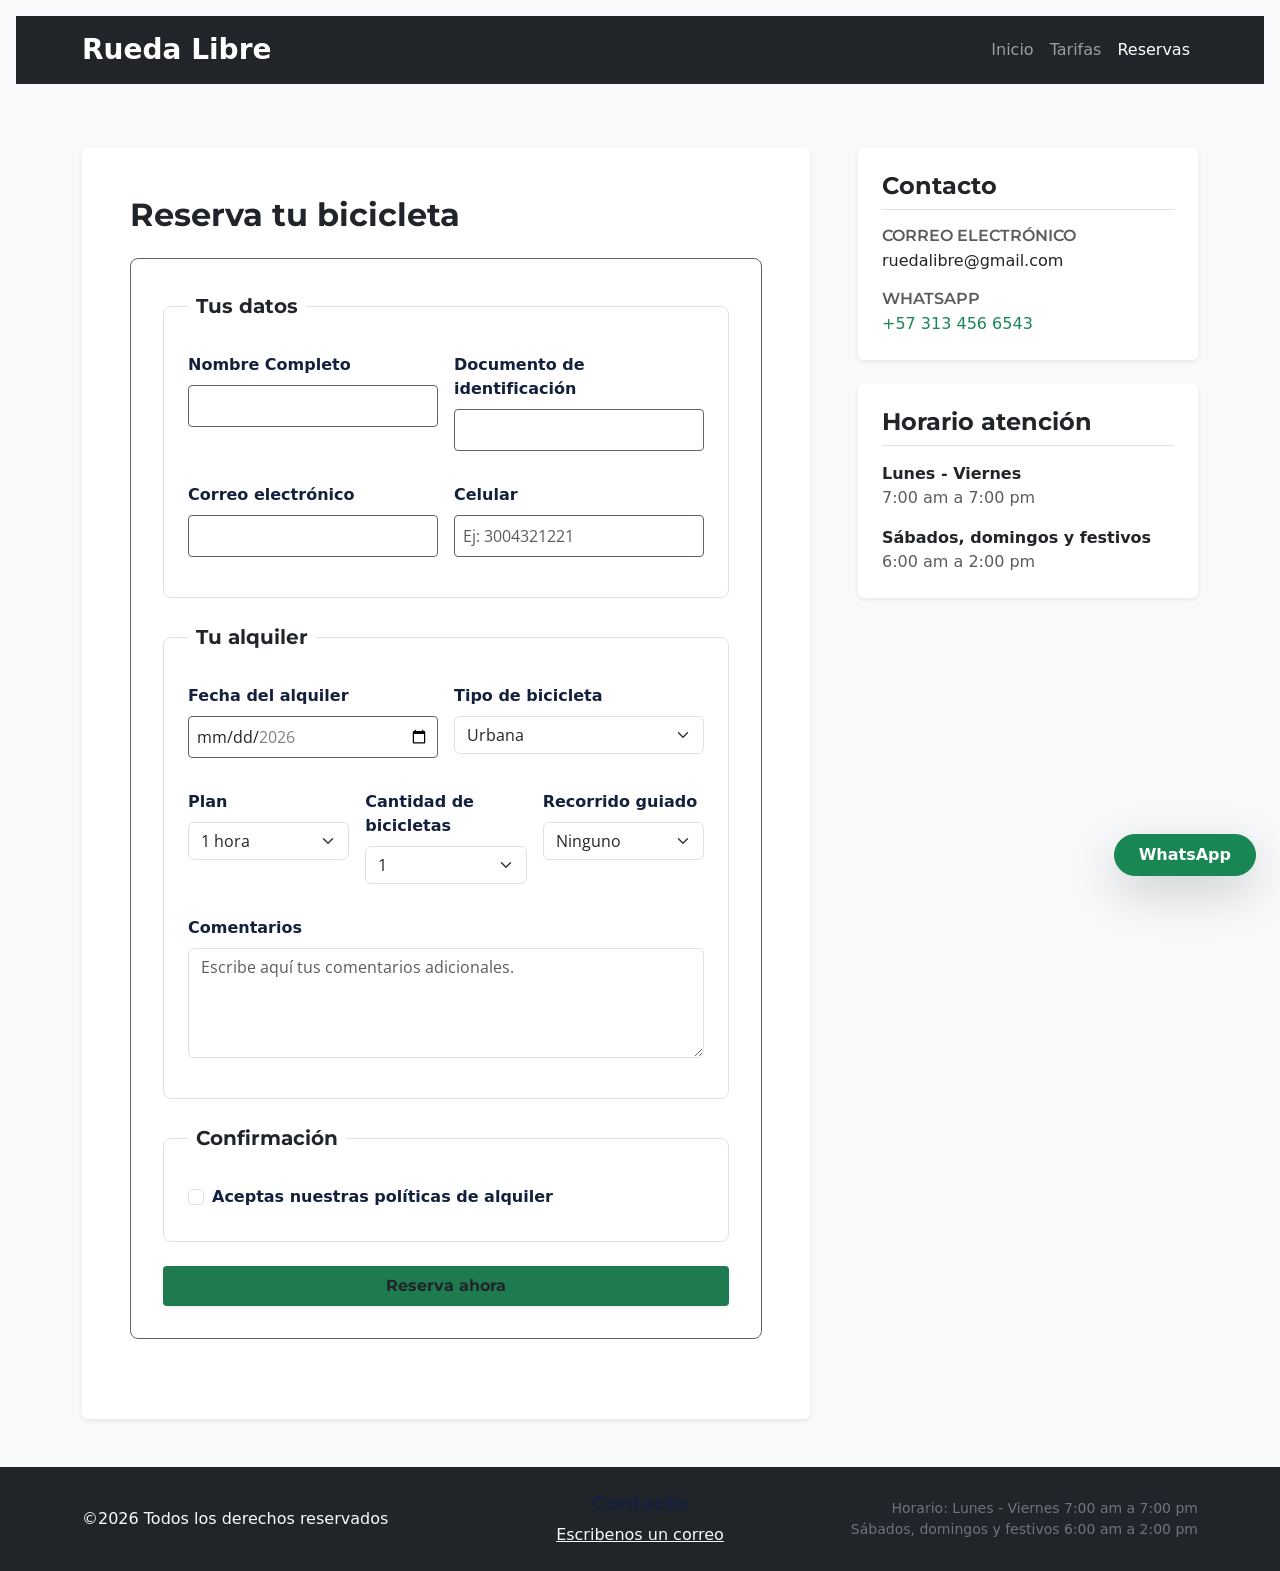
<file: paginas/reservas.html>
<!DOCTYPE html>
<html lang="es">
<head>
    <meta charset="UTF-8">
    <meta name="viewport" content="width=device-width, initial-scale=1.0">
    <title>Reservas Rueda libre</title>
    
    <!-- Fuentes de Google -->
    <link rel="preconnect" href="https://fonts.googleapis.com">
    <link rel="preconnect" href="https://fonts.gstatic.com" crossorigin>
    <link href="https://fonts.googleapis.com/css2?family=Montserrat:ital,wght@0,100..900;1,100..900&family=Open+Sans:ital,wght@0,300..800;1,300..800&family=Roboto:ital,wght@0,100..900;1,100..900&display=swap" rel="stylesheet">  
    
    <!-- Bootstrap 5.3 CSS -->
    <link href="https://cdn.jsdelivr.net/npm/bootstrap@5.3.3/dist/css/bootstrap.min.css" rel="stylesheet" integrity="sha384-QWTKZyjpPEjISv5WaRU9OFeRpok6YctnYmDr5pNlyT2bRjXh0JMhjY6hW+ALEwIH" crossorigin="anonymous">
    
    <!-- Estilos personalizados -->
    <link rel="stylesheet" href="../css/styles.css">
</head>
<body class="bg-light">

    <!-- Navegación -->
    <header class="sticky-top">
        <nav class="navbar navbar-expand-lg navbar-dark bg-dark">
            <div class="container">
                <a class="navbar-brand fw-bold fs-3" href="../index.html">Rueda Libre</a>
                <button class="navbar-toggler" type="button" data-bs-toggle="collapse" data-bs-target="#menuNavegacion" aria-controls="menuNavegacion" aria-expanded="false" aria-label="Toggle navigation">
                    <span class="navbar-toggler-icon"></span>
                </button>
                <div class="collapse navbar-collapse" id="menuNavegacion">
                    <ul class="navbar-nav ms-auto mb-2 mb-lg-0">
                        <li class="nav-item">
                            <a class="nav-link" href="../index.html">Inicio</a>
                        </li>
                        <li class="nav-item">
                            <a class="nav-link" href="tarifas.html">Tarifas</a>
                        </li>
                        <li class="nav-item">
                            <a class="nav-link active" aria-current="page" href="reservas.html">Reservas</a>
                        </li>
                    </ul>
                </div>
            </div>
        </nav>
    </header>
    
    <main class="container my-5">
        <div class="row g-5">
            
            <!-- Columna del Formulario (8 columnas en desktop) -->
            <div class="col-12 col-lg-8">
                <div class="card shadow-sm border-0 p-4 p-md-5 bg-white">
                    <h1 class="h2 fw-bold mb-4 text-dark">Reserva tu bicicleta</h1>
                    
                    <form action="" method="post">
                        
                        <!-- Sección: Tus datos -->
                        <fieldset class="border rounded-3 p-3 p-md-4 mb-4">
                            <legend class="float-none w-auto px-2 fs-5 fw-bold text-dark">Tus datos</legend>
                            
                            <div class="row g-3">
                                <div class="col-12 col-md-6">
                                    <label for="nombre" class="form-label fw-semibold">Nombre Completo</label>
                                    <input type="text" class="form-control" id="nombre" name="nombre" required minlength="3" pattern="[A-Za-zÁéíóúÁÉÍÓÚñÑ ]+">
                                </div>
                                <div class="col-12 col-md-6">
                                    <label for="documento" class="form-label fw-semibold">Documento de identificación</label>
                                    <input type="number" class="form-control" id="documento" name="documento" required minlength="6" maxlength="10">
                                </div>
                                <div class="col-12 col-md-6">
                                    <label for="email" class="form-label fw-semibold">Correo electrónico</label>
                                    <input type="email" class="form-control" id="email" name="email" required>
                                </div>
                                <div class="col-12 col-md-6">
                                    <label for="celular" class="form-label fw-semibold">Celular</label>
                                    <input type="tel" class="form-control" id="celular" name="celular" required maxlength="10" pattern="3.{9}" inputmode="numeric" placeholder="Ej: 3004321221">
                                </div>
                            </div>
                        </fieldset>
                        
                        <!-- Sección: Tu alquiler -->
                        <fieldset class="border rounded-3 p-3 p-md-4 mb-4">
                            <legend class="float-none w-auto px-2 fs-5 fw-bold text-dark">Tu alquiler</legend>
                            
                            <div class="row g-3">
                                <div class="col-12 col-md-6">
                                    <label for="fecha" class="form-label fw-semibold">Fecha del alquiler</label>
                                    <input type="date" class="form-control" id="fecha" name="fecha" max="2026-12-31" min="2026-11-01" required>
                                </div>
                                <div class="col-12 col-md-6">
                                    <label for="tipobicicleta" class="form-label fw-semibold">Tipo de bicicleta</label>
                                    <select class="form-select" id="tipobicicleta" name="tipobicicleta" required>
                                        <option value="urbana">Urbana</option>
                                        <option value="montaña">Montaña</option>
                                        <option value="electrica">Eléctrica</option>
                                    </select>
                                </div>
                                <div class="col-12 col-md-4">
                                    <label for="plan" class="form-label fw-semibold">Plan</label>
                                    <select class="form-select" id="plan" name="plan">
                                        <option value="1 hora">1 hora</option>
                                        <option value="mediodia">Medio día</option>
                                        <option value="diacompleto">Día completo</option>
                                    </select>
                                </div>
                                <div class="col-12 col-md-4">
                                    <label for="cantidadbicicletas" class="form-label fw-semibold">Cantidad de bicicletas</label>
                                    <select class="form-select" id="cantidadbicicletas" name="cantidadbicicletas" required>
                                        <option value="1">1</option>
                                        <option value="2">2</option>
                                        <option value="3">3</option>
                                        <option value="4">4</option>
                                        <option value="5">5</option>
                                        <option value="6">6</option>
                                    </select>
                                </div>
                                <div class="col-12 col-md-4">
                                    <label for="recorridoguiado" class="form-label fw-semibold">Recorrido guiado</label>
                                    <select class="form-select" name="recorridoguiado" id="recorridoguiado">
                                        <option value="ninguno">Ninguno</option>
                                        <option value="ruta1">Ruta 1</option>
                                        <option value="ruta2">Ruta 2</option>
                                        <option value="ruta3">Ruta 3</option>
                                    </select>
                                </div>
                                <div class="col-12">
                                    <label for="comentarios" class="form-label fw-semibold">Comentarios</label>
                                    <textarea class="form-control" id="comentarios" name="comentarios" rows="4" maxlength="300" placeholder="Escribe aquí tus comentarios adicionales."></textarea>
                                </div>
                            </div>
                        </fieldset>
                        
                        <!-- Sección: Confirmación -->
                        <fieldset class="border rounded-3 p-3 p-md-4 mb-4">
                            <legend class="float-none w-auto px-2 fs-5 fw-bold text-dark">Confirmación</legend>
                            <div class="form-check">
                                <input class="form-check-input" type="checkbox" id="aceptacionpoliticas" name="aceptacionpoliticas" required>
                                <label class="form-check-label" for="aceptacionpoliticas">
                                    Aceptas nuestras políticas de alquiler
                                </label>
                            </div>
                        </fieldset>
                        
                        <button type="submit" class="btn btn-warning w-100 fw-bold py-2 shadow-sm text-dark">Reserva ahora</button>
                    </form>
                </div>
            </div>

            <!-- Columna lateral: Contacto y Horarios (4 columnas en desktop) -->
            <div class="col-12 col-lg-4">
                <div class="card shadow-sm border-0 p-4 bg-white mb-4">
                    <h2 class="h4 fw-bold mb-3 border-bottom pb-2">Contacto</h2>
                    <div class="mb-3">
                        <h3 class="h6 text-muted mb-1 text-uppercase fw-semibold">Correo electrónico</h3>
                        <p class="mb-0 fw-medium">
                            <a href="mailto:ruedalibre@gmail.com" class="text-decoration-none text-dark">ruedalibre@gmail.com</a>
                        </p>
                    </div>
                    <div>
                        <h3 class="h6 text-muted mb-1 text-uppercase fw-semibold">WhatsApp</h3>
                        <p class="mb-0 fw-medium">
                            <a href="https://wa.me/573134566543" class="text-decoration-none text-success" target="_blank" rel="noopener noreferrer">+57 313 456 6543</a>
                        </p>
                    </div>
                </div>

                <div class="card shadow-sm border-0 p-4 bg-white">
                    <h2 class="h4 fw-bold mb-3 border-bottom pb-2">Horario atención</h2>
                    <dl class="row mb-0">    
                        <dt class="col-sm-12 fw-bold text-dark">Lunes - Viernes</dt>   
                        <dd class="col-sm-12 text-muted mb-3">7:00 am a 7:00 pm</dd>
                        
                        <dt class="col-sm-12 fw-bold text-dark">Sábados, domingos y festivos</dt>
                        <dd class="col-sm-12 text-muted mb-0">6:00 am a 2:00 pm</dd>
                    </dl>
                </div>
            </div>

        </div>
    </main>

    <!-- Footer -->
    <footer class="bg-dark text-light py-4 mt-5">
        <div class="container">
            <div class="row g-4 align-items-center">
                <div class="col-md-4 text-center text-md-start">
                    <p class="mb-0">&copy;2026 Todos los derechos reservados</p>
                </div>
                <div class="col-md-4 text-center">
                    <h5 class="fw-bold mb-2">Contacto</h5>
                    <a href="mailto:proyectosriwi@gmail.com" class="text-light text-decoration-underline">Escribenos un correo</a>
                </div>
                <div class="col-md-4 text-center text-md-end small text-secondary">
                    <p class="mb-0">Horario: Lunes - Viernes 7:00 am a 7:00 pm</p>
                    <p class="mb-0">Sábados, domingos y festivos 6:00 am a 2:00 pm</p>
                </div>
            </div>
        </div>
    </footer>

    <!-- Botón flotante WhatsApp -->
    <a href="https://wa.me/573000000000" class="position-fixed bottom-0 end-0 m-4 btn btn-success rounded-pill px-4 py-2 shadow-lg z-3 fw-bold" target="_blank" rel="noopener noreferrer">
        WhatsApp
    </a>

    <!-- Bootstrap Bundle JS -->
    <script src="https://cdn.jsdelivr.net/npm/bootstrap@5.3.3/dist/js/bootstrap.bundle.min.js" integrity="sha384-YvpcrYf0tY3lHB60NNkmXc5s9fDVZLESaAA55NDzOxhy9GkcIdslK1eN7N6jIeHz" crossorigin="anonymous"></script>
</body>
</html>
</file>
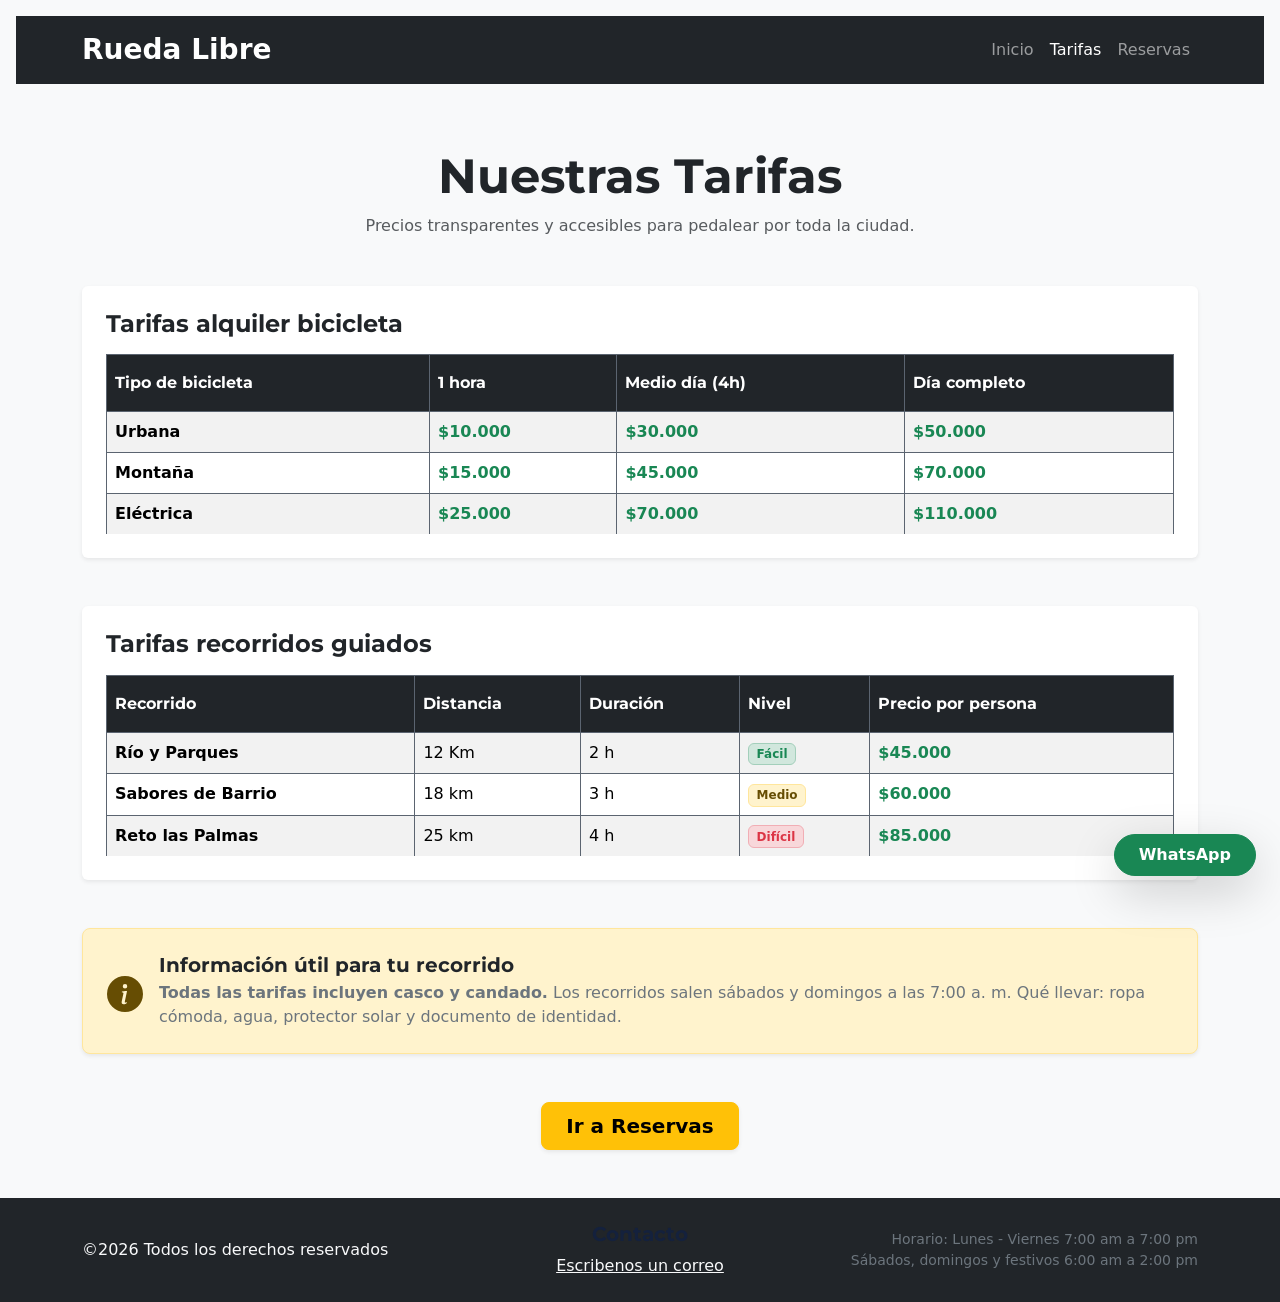
<file: paginas/tarifas.html>
<!DOCTYPE html>
<html lang="es">
<head>
    <meta charset="UTF-8">
    <meta name="viewport" content="width=device-width, initial-scale=1.0">
    <title>Tarifas Rueda libre</title>
    
    <!-- Fuentes de Google -->
    <link rel="preconnect" href="https://fonts.googleapis.com">
    <link rel="preconnect" href="https://fonts.gstatic.com" crossorigin>
    <link href="https://fonts.googleapis.com/css2?family=Montserrat:ital,wght@0,100..900;1,100..900&family=Open+Sans:ital,wght@0,300..800;1,300..800&family=Roboto:ital,wght@0,100..900;1,100..900&display=swap" rel="stylesheet">  
    
    <!-- Bootstrap 5.3 CSS -->
    <link href="https://cdn.jsdelivr.net/npm/bootstrap@5.3.3/dist/css/bootstrap.min.css" rel="stylesheet" integrity="sha384-QWTKZyjpPEjISv5WaRU9OFeRpok6YctnYmDr5pNlyT2bRjXh0JMhjY6hW+ALEwIH" crossorigin="anonymous">
    
    <!-- Estilos personalizados -->
    <link rel="stylesheet" href="../css/styles.css">
</head>
<body class="bg-light">

    <!-- Navegación -->
    <header class="sticky-top">
        <nav class="navbar navbar-expand-lg navbar-dark bg-dark">
            <div class="container">
                <a class="navbar-brand fw-bold fs-3" href="../index.html">Rueda Libre</a>
                <button class="navbar-toggler" type="button" data-bs-toggle="collapse" data-bs-target="#menuNavegacion" aria-controls="menuNavegacion" aria-expanded="false" aria-label="Toggle navigation">
                    <span class="navbar-toggler-icon"></span>
                </button>
                <div class="collapse navbar-collapse" id="menuNavegacion">
                    <ul class="navbar-nav ms-auto mb-2 mb-lg-0">
                        <li class="nav-item">
                            <a class="nav-link" href="../index.html">Inicio</a>
                        </li>
                        <li class="nav-item">
                            <a class="nav-link active" aria-current="page" href="tarifas.html">Tarifas</a>
                        </li>
                        <li class="nav-item">
                            <a class="nav-link" href="reservas.html">Reservas</a>
                        </li>
                    </ul>
                </div>
            </div>
        </nav>
    </header>

    <main class="container my-5">
        
        <div class="text-center mb-5">
            <h1 class="display-5 fw-bold text-dark">Nuestras Tarifas</h1>
            <p class="text-muted">Precios transparentes y accesibles para pedalear por toda la ciudad.</p>
        </div>

        <!-- Tabla 1: Alquiler de bicicleta -->
        <section class="card shadow-sm border-0 mb-5 p-4 bg-white">
            <h2 class="h4 fw-bold mb-3 text-dark">Tarifas alquiler bicicleta</h2>
            <div class="table-responsive">
                <table class="table table-hover table-striped align-middle mb-0">
                    <caption class="visually-hidden">Tarifas alquiler bicicleta</caption>
                    <thead class="table-dark">
                        <tr>
                            <th scope="col" class="py-3">Tipo de bicicleta</th>
                            <th scope="col" class="py-3">1 hora</th>
                            <th scope="col" class="py-3">Medio día (4h)</th>
                            <th scope="col" class="py-3">Día completo</th>    
                        </tr>
                    </thead>
                    <tbody>
                        <tr>
                            <td class="fw-semibold">Urbana</td>
                            <td class="text-success fw-bold">$10.000</td>
                            <td class="text-success fw-bold">$30.000</td>
                            <td class="text-success fw-bold">$50.000</td>
                        </tr>
                        <tr>
                            <td class="fw-semibold">Montaña</td>
                            <td class="text-success fw-bold">$15.000</td>
                            <td class="text-success fw-bold">$45.000</td>
                            <td class="text-success fw-bold">$70.000</td>
                        </tr>
                        <tr>
                            <td class="fw-semibold">Eléctrica</td>
                            <td class="text-success fw-bold">$25.000</td>
                            <td class="text-success fw-bold">$70.000</td>
                            <td class="text-success fw-bold">$110.000</td>
                        </tr>
                    </tbody>
                </table>
            </div>
        </section>

        <!-- Tabla 2: Tarifas recorridos -->
        <section id="recorridos" class="card shadow-sm border-0 mb-5 p-4 bg-white">
            <h2 class="h4 fw-bold mb-3 text-dark">Tarifas recorridos guiados</h2>
            <div class="table-responsive">
                <table class="table table-hover table-striped align-middle mb-0">
                    <caption class="visually-hidden">Tarifas recorridos</caption>
                    <thead class="table-dark">
                        <tr>
                            <th scope="col" class="py-3">Recorrido</th>
                            <th scope="col" class="py-3">Distancia</th>
                            <th scope="col" class="py-3">Duración</th>
                            <th scope="col" class="py-3">Nivel</th>
                            <th scope="col" class="py-3">Precio por persona</th>
                        </tr>
                    </thead>
                    <tbody>
                        <tr>
                            <td class="fw-semibold">Río y Parques</td>
                            <td>12 Km</td>
                            <td>2 h</td>
                            <td><span class="badge bg-success-subtle text-success border border-success-subtle">Fácil</span></td>
                            <td class="text-success fw-bold">$45.000</td>
                        </tr>
                        <tr>
                            <td class="fw-semibold">Sabores de Barrio</td>
                            <td>18 km</td>
                            <td>3 h</td>
                            <td><span class="badge bg-warning-subtle text-warning-emphasis border border-warning-subtle">Medio</span></td>
                            <td class="text-success fw-bold">$60.000</td>
                        </tr>
                        <tr>
                            <td class="fw-semibold">Reto las Palmas</td>
                            <td>25 km</td>
                            <td>4 h</td>
                            <td><span class="badge bg-danger-subtle text-danger border border-danger-subtle">Difícil</span></td>
                            <td class="text-success fw-bold">$85.000</td>
                        </tr>
                    </tbody>
                </table>
            </div>
        </section>

        <!-- Información útil -->
        <section class="alert alert-warning border-warning-subtle shadow-sm p-4 rounded-3 d-flex flex-column flex-md-row align-items-center gap-3">
            <div class="fs-1 text-warning-emphasis">
                <svg xmlns="http://www.w3.org/2000/svg" width="36" height="36" fill="currentColor" class="bi bi-info-circle-fill" viewBox="0 0 16 16">
                    <path d="M8 16A8 8 0 1 0 8 0a8 8 0 0 0 0 16m.93-9.412-1 4.705c-.07.34.029.533.304.533.194 0 .487-.07.686-.246l-.088.416c-.287.346-.92.598-1.465.598-.703 0-1.002-.422-.808-1.319l.738-3.468c.064-.293.006-.399-.287-.47l-.451-.081.082-.381 2.29-.287zM8 5.5a1 1 0 1 1 0-2 1 1 0 0 1 0 2"/>
                </svg>
            </div>
            <div>
                <h2 class="h5 fw-bold text-dark mb-1">Información útil para tu recorrido</h2>
                <p class="mb-0 text-secondary">
                    <strong>Todas las tarifas incluyen casco y candado.</strong> Los recorridos salen sábados y domingos a las 7:00 a. m. Qué llevar: ropa cómoda, agua, protector solar y documento de identidad.
                </p>
            </div>
        </section>

        <div class="text-center mt-5">
            <a href="reservas.html" class="btn btn-warning btn-lg fw-bold shadow-sm px-4">Ir a Reservas</a>
        </div>

    </main>

    <!-- Footer -->
    <footer class="bg-dark text-light py-4 mt-5">
        <div class="container">
            <div class="row g-4 align-items-center">
                <div class="col-md-4 text-center text-md-start">
                    <p class="mb-0">&copy;2026 Todos los derechos reservados</p>
                </div>
                <div class="col-md-4 text-center">
                    <h5 class="fw-bold mb-2">Contacto</h5>
                    <a href="mailto:proyectosriwi@gmail.com" class="text-light text-decoration-underline">Escribenos un correo</a>
                </div>
                <div class="col-md-4 text-center text-md-end small text-secondary">
                    <p class="mb-0">Horario: Lunes - Viernes 7:00 am a 7:00 pm</p>
                    <p class="mb-0">Sábados, domingos y festivos 6:00 am a 2:00 pm</p>
                </div>
            </div>
        </div>
    </footer>

    <!-- Botón WhatsApp -->
    <a href="https://wa.me/573000000000" class="position-fixed bottom-0 end-0 m-4 btn btn-success rounded-pill px-4 py-2 shadow-lg z-3 fw-bold" target="_blank" rel="noopener noreferrer">
        WhatsApp
    </a>

    <!-- Bootstrap Bundle JS -->
    <script src="https://cdn.jsdelivr.net/npm/bootstrap@5.3.3/dist/js/bootstrap.bundle.min.js" integrity="sha384-YvpcrYf0tY3lHB60NNkmXc5s9fDVZLESaAA55NDzOxhy9GkcIdslK1eN7N6jIeHz" crossorigin="anonymous"></script>
</body>
</html>
</file>
<file: css/styles.css>
/* ==========================================================================
   1. IMPORTACIONES, VARIABLES & RESET
   ========================================================================== */
@import url('https://fonts.googleapis.com/css2?family=Montserrat:ital,wght@0,100..900;1,100..900&family=Open+Sans:ital,wght@0,300..800;1,300..800&family=Roboto:ital,wght@0,100..900;1,100..900&display=swap');

*,
*::before,
*::after {
  box-sizing: border-box;
}

:root {
  --color-crema: #FAF6EF;
  --color-azul-noche: #14213D;
  --color-gris-asfalto: #5B6470;
  --color-verde-ruta: #1E7A4F;
  --color-blanco: #FFFFFF;
  --color-naranja-pedal: #F39A2B;
  --font-titulos: 'Montserrat', sans-serif;
  --font-texto: 'Open Sans', sans-serif;
  --font-alternativa: 'Roboto', sans-serif;
  --espaciado-sm: 0.5rem;
  --espaciado-md: 1rem;
  --espaciado-lg: 2rem;
}

/* ==========================================================================
   2. ESTILOS BASE Y TIPOGRAFÍA
   ========================================================================== */
body {
  /*
    estas lineas quedan desactivadas porque entran en conflicto con estilo aplicado con bootstrap 
  font-family: var(--font-texto);
  color: var(--color-gris-asfalto);
  background-color: var(--color-crema);
  margin: 0;
  position: relative;
  padding-bottom: 4rem;*/
  padding: 0;
}

h1, h2, h3, h4, h5, h6 {
  font-family: var(--font-titulos);
  color: var(--color-azul-noche);
}

.titulo {
  text-decoration: none;
}

/* ==========================================================================
   3. HEADER Y NAVEGACIÓN (Mobile-First: 1 columna vertical)
   ========================================================================== */



header img {
  display: block;
  margin: var(--espaciado-md) auto 0 auto;
  width: 300px;
  max-width: 100%;
  height: auto;
}

#menu {
  list-style: none;
  display: flex;
  flex-direction: column;
  align-items: center;
  justify-content: center;
  gap: 10px;
  padding: 0;
  margin: 0;
  width: 100%;
  flex-wrap: wrap;
}

#menu a {
  color: var(--color-gris-asfalto);
  text-decoration: none;
  font-family: var(--font-titulos);
  padding: var(--espaciado-sm) var(--espaciado-md);
  transition: background-color 0.3s ease, color 0.3s ease;
}

#menu a.activo {
  color: var(--color-verde-ruta);
  font-weight: 600;
}

#menu a:hover,
#menu a:focus {
  color: var(--color-azul-noche);
  background-color: var(--color-crema);
  outline: none;
  border-radius: 4px;
}

/* ==========================================================================
   4. ESTRUCTURA Y LAYOUT GENERAL (Mobile-First: 1 sola columna)
   ========================================================================== */
/*
   main {
 
   estas lineas quedan desactivadas porque entran en conflicto con estilo aplicado con bootstrap 
 max-width: 65rem;
  margin: 0 auto;
  padding: var(--espaciado-lg);
  min-height: 80vh;
}
*/
.portada-inicio {
  min-height: 60vh;
  display: grid;
  justify-content: center;
}

/* Por defecto en móvil: 1 sola columna */
.grid-inicio,
.rutas-guiadas,
.grid-flota {
  display: grid;
  grid-template-columns: 1fr;
  gap: 20px;
  justify-content: center;
}

.tarjeta.inicio {
  display: flex;
  flex-direction: column;
  gap: var(--espaciado-md);
}
/*estas lineas quedan desactivadas porque entran en conflicto con estilo aplicado con bootstrap 
#imagen-portada {
  width: 100%;
}

#imagen-nuestros-servicios {
  width: 100%;
  display: block;
  margin: 0 auto;
}
*/
.cobertura {
  display: flex;
  flex-direction: column;
  width: 100%;
}

.contenedor-reservas {
  display: grid;
  grid-template-columns: 3fr 1fr;
  align-items: start;
}

.contenedor-nombre-documento {
  display: flex;
  flex-direction: column;
  gap: 10px;
}

/* ==========================================================================
   5. TARJETAS Y COMPONENTES
   ========================================================================== */
.tarjeta-servicio {
  background-color: var(--color-blanco);
  border: 1px solid var(--color-gris-asfalto);
  border-radius: 8px;
  padding: var(--espaciado-md);
  margin-bottom: var(--espaciado-lg);
  position: relative;
}

.tarjeta-servicio img {
  width: 100%;
  height: auto;
  display: block;
  border-radius: 4px;
  margin-bottom: var(--espaciado-sm);
}

.etiqueta-nuevo {
  position: absolute;
  top: 1rem;
  right: 1rem;
  background-color: var(--color-naranja-pedal);
  color: var(--color-blanco);
  font-family: var(--font-titulos);
  font-size: 0.85rem;
  font-weight: 600;
  padding: 0.25rem 0.75rem;
  border-radius: 20px;
}

.tarjeta-rutas-guiadas {
  display: flex;
  flex-direction: column;
  background-color: var(--color-blanco);
  border: 1px solid var(--color-gris-asfalto);
  border-radius: 8px;
  padding: var(--espaciado-md);
  margin-bottom: var(--espaciado-lg);
  align-items: center;
  gap: 1px;
}

.tarjeta-contacto {
  display: flex;
  flex-direction: column;
  background-color: var(--color-blanco);
  border: 1px solid var(--color-gris-asfalto);
  border-radius: 8px;
}

.contacto {
  display: flex;
  align-items: center;
  flex-direction: column;
}

.tarjeta-nuestra-flota {
  display: flex;
  flex-direction: column;
  background-color: var(--color-blanco);
  border: 1px solid var(--color-gris-asfalto);
  border-radius: 8px;
  padding: var(--espaciado-md);
  margin-bottom: var(--espaciado-lg);
  align-items: center;
  gap: 1px;
}

.imagen-nuestra-flota {
  width: 70%;
}

/* ==========================================================================
   6. TABLAS (Ajustadas para móvil sin scroll horizontal)
   ========================================================================== */
table {
  width: 100%;
  border-collapse: collapse;
  margin-bottom: var(--espaciado-lg);
  background-color: var(--color-blanco);
  font-size: 0.85rem; /* Letra ajustada en móvil */
}

th, td {
  padding: 0.5rem 0.35rem; /* Relleno compacto en móvil */
  border: 1px solid var(--color-gris-asfalto);
  text-align: left;
}

th {
  background-color: var(--color-azul-noche);
  color: var(--color-blanco);
  font-family: var(--font-titulos);
}

/* ==========================================================================
   7. FORMULARIOS
   ========================================================================== */
form {
  background-color: var(--color-blanco);
  padding: var(--espaciado-lg);
  border-radius: 8px;
  border: 1px solid var(--color-gris-asfalto);
  max-width: 800rem;
  margin: 0 auto var(--espaciado-lg) auto;
}

fieldset {
  border: 1px solid var(--color-gris-asfalto);
  border-radius: 6px;
  padding: var(--espaciado-md);
  margin-bottom: var(--espaciado-md);
}

legend {
  font-family: var(--font-titulos);
  font-weight: 600;
  color: var(--color-azul-noche);
  padding: 0 var(--espaciado-sm);
}

label {
  display: block;
  margin-bottom: var(--espaciado-sm);
  font-weight: 600;
  color: var(--color-azul-noche);
}

input[type="text"],
input[type="number"],
input[type="email"],
input[type="tel"],
input[type="date"],
select,
textarea {
  display: block;
  width: 100%;
  padding: var(--espaciado-sm);
  margin-bottom: var(--espaciado-md);
  border: 1px solid var(--color-gris-asfalto);
  border-radius: 4px;
  font-family: var(--font-texto);
}

input[type="checkbox"] {
  display: inline-block;
  margin-right: var(--espaciado-sm);
}

input:focus,
textarea:focus,
select:focus {
  outline: 3px solid var(--color-verde-ruta);
  outline-offset: 2px;
}

/* ==========================================================================
   8. BOTONES Y FOOTER
   ========================================================================== */
.btn-accion,
button[type="submit"] {
  display: inline-block;
  background-color: var(--color-verde-ruta);
  color: var(--color-blanco);
  font-family: var(--font-titulos);
  font-weight: 600;
  padding: var(--espaciado-md) var(--espaciado-lg);
  text-decoration: none;
  border-radius: 4px;
  border: none;
  cursor: pointer;
  transition: background-color 0.3s ease;
  margin-top: auto;
}

.btn-accion:hover,
.btn-accion:focus,
button[type="submit"]:hover,
button[type="submit"]:focus {
  background-color: var(--color-azul-noche);
  color: var(--color-blanco);
  outline: none;
}

.flotante-whatsapp {
  position: fixed;
  bottom: 1.5rem;
  right: 1.5rem;
  background-color: #25D366;
  color: var(--color-blanco);
  font-family: var(--font-titulos);
  font-weight: 600;
  padding: 0.75rem 1.25rem;
  border-radius: 50px;
  text-decoration: none;
  box-shadow: 0 4px 10px rgba(0, 0, 0, 0.2);
  z-index: 1000;
  transition: background-color 0.3s ease;
}

.flotante-whatsapp:hover,
.flotante-whatsapp:focus {
  background-color: #1EBE5D;
  outline: 3px solid var(--color-azul-noche);
  outline-offset: 2px;
}
/*  estas lineas quedan desactivadas porque entran en conflicto con estilo aplicado con bootstrap 
footer {
  display: flex;
  justify-content: space-between;
  align-items: flex-start;
  padding-left: var(--espaciado-md);
  padding-right: var(--espaciado-md);
}
  */

/* ==========================================================================
   9. ADAPTACIÓN A TABLET Y ESCRITORIO (RESTAURACIÓN ORIGINAL EXACTA)
   ========================================================================== */
@media (min-width: 577px) {
  /* Header y menú original horizontal */
  header {
    flex-direction: row;
    justify-content: space-between;
    text-align: left;
    padding: var(--espaciado-md);
  }

  #menu {
    flex-direction: row;
    justify-content: flex-start;
    width: auto;
    gap: var(--espaciado-md);
  }

  /* Grids originales con auto-fit */
  .grid-inicio {
    grid-template-columns: repeat(auto-fit, minmax(300px, 1fr));
    gap: 30px;
    justify-content: space-between;
  }

  .rutas-guiadas {
    grid-template-columns: repeat(auto-fit, minmax(300px, 1fr));
    gap: 20px;
    justify-content: center;
  }

  .grid-flota {
    grid-template-columns: repeat(auto-fit, minmax(300px, 1fr));
    gap: 20px;
    justify-content: center;
  }

  /* Layouts de portada, reservas e imágenes originales */
  .tarjeta.inicio {
    flex-direction: row;
    justify-content: space-between;
  }

  /*  estas lineas quedan desactivadas porque entran en conflicto con estilo aplicado con bootstrap 
  #imagen-portada {
    width: 90%;
  }

  #imagen-nuestros-servicios {
    width: 40%;
    justify-content: center;
    align-items: center;
  }
    */

  .cobertura {
    width: 30%;
  }

  .contenedor-reservas {
    flex-direction: row;
    justify-content: space-between;
    gap: 30px;
  }

  .contenedor-nombre-documento {
    flex-direction: row;
    gap: 20px;
  }

  /* Tabla restaura su tamaño y relleno normal */
  table {
    font-size: 1rem;
  }

  th, td {
    padding: var(--espaciado-md);
  }
}
</file>
